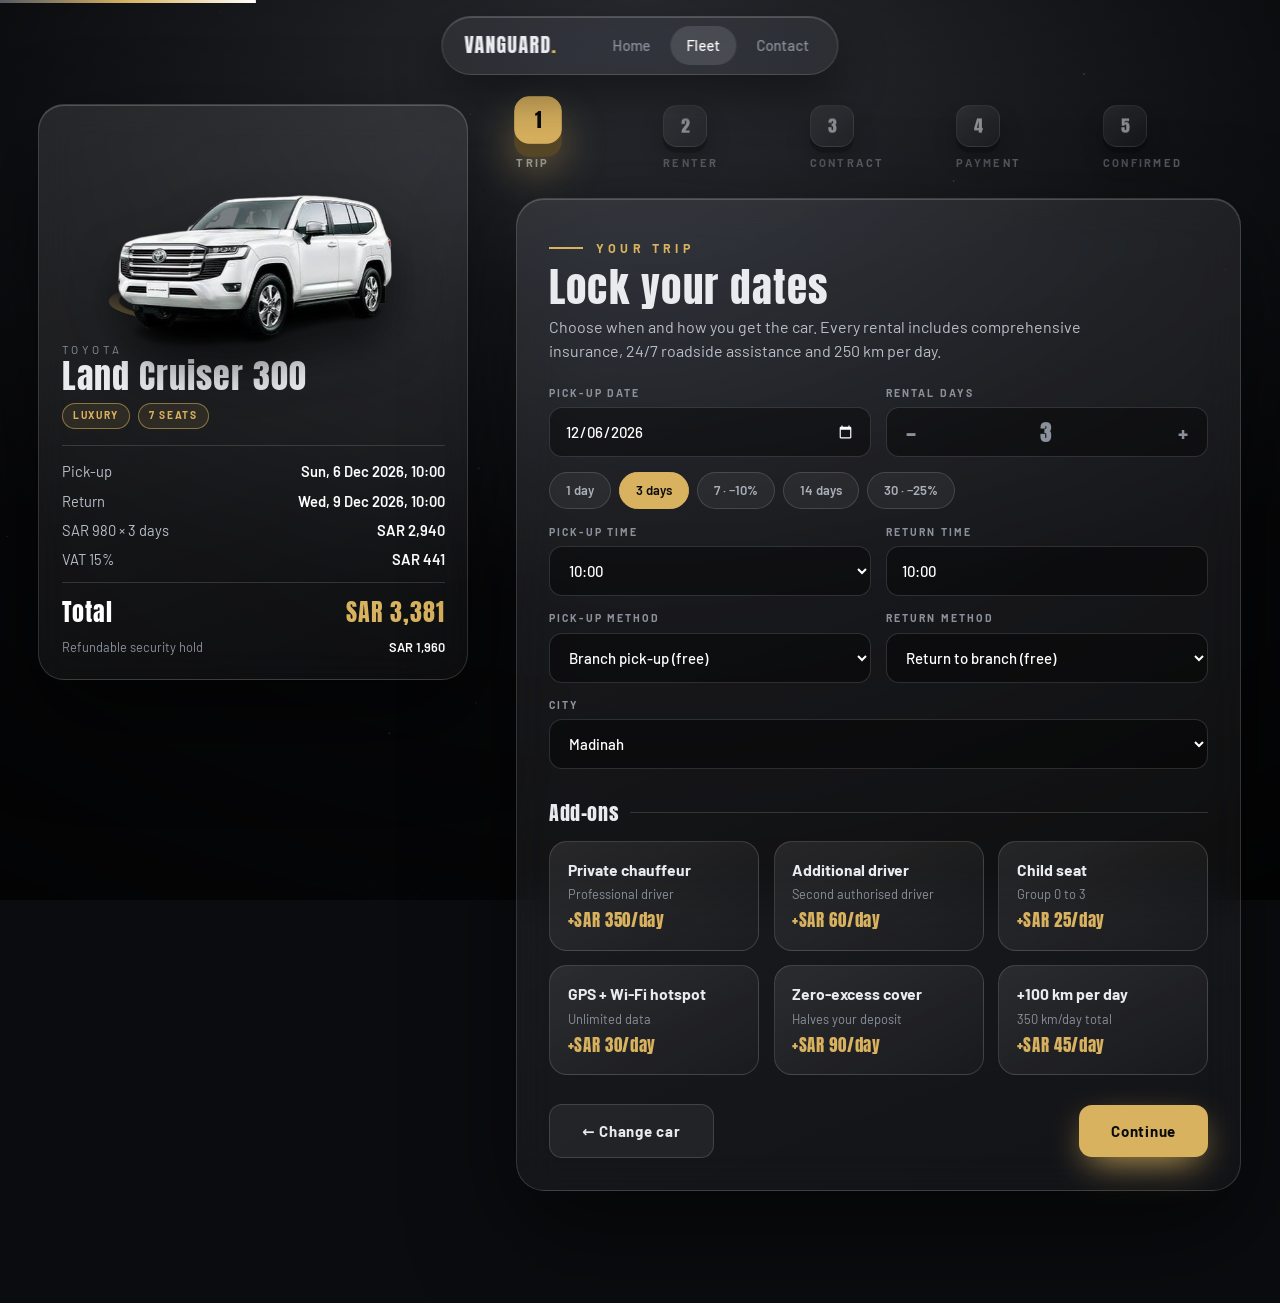
<file: booking.html>
<!DOCTYPE html>
<html lang="en">
<head>
<meta charset="utf-8">
<meta name="viewport" content="width=device-width, initial-scale=1, viewport-fit=cover">
<meta name="theme-color" content="#0b0c0f">
<title>Reserve | Vanguard</title>
<link rel="preconnect" href="https://fonts.googleapis.com"><link rel="preconnect" href="https://fonts.gstatic.com" crossorigin>
<link href="https://fonts.googleapis.com/css2?family=Anton&family=Barlow:wght@400;500;600;700&display=swap" rel="stylesheet">
    <link rel="icon" type="image/x-icon" href="Gemini_Generated_Image_3rlvw03rlvw03rlv-removebg-preview.png">
<style>
:root{--ink:#0b0c0f;--steel:#8b919b;--smoke:#e9ebef;--edge:rgba(255,255,255,.14);--glass:rgba(255,255,255,.06);--ac:#f59e0b;--out:cubic-bezier(.16,1,.3,1);--io:cubic-bezier(.77,0,.18,1);--px:0;--py:0;--disp:'Anton',Impact,sans-serif}
*{box-sizing:border-box;margin:0;padding:0}
html{scroll-behavior:smooth}
body{background:var(--ink);color:var(--smoke);font:400 16px/1.5 Barlow,system-ui,sans-serif;min-height:100vh;overflow-x:clip}
button{font:inherit;color:inherit;background:none;border:0;cursor:pointer}a{color:inherit}
:focus-visible{outline:2px solid var(--ac);outline-offset:3px}
h1,h2,h3{font-family:var(--disp);font-weight:400;letter-spacing:.03em}

/* ---------- 3D environment (no cursor light: transforms only) ---------- */
.bg{position:fixed;inset:0;z-index:0;overflow:hidden;background:radial-gradient(120% 80% at 50% 0%,#3d4149 0%,#1b1d22 42%,#0b0c0f 82%)}
.grid3d{position:absolute;left:-60%;right:-60%;bottom:-8%;height:62%;transform:perspective(500px) rotateX(64deg);transform-origin:50% 100%;
  background:repeating-linear-gradient(90deg,rgba(255,255,255,.07) 0 1px,transparent 1px 90px),repeating-linear-gradient(0deg,rgba(255,255,255,.08) 0 1px,transparent 1px 90px);
  animation:gm 5s linear infinite;-webkit-mask:linear-gradient(transparent,#000 75%);mask:linear-gradient(transparent,#000 75%)}
@keyframes gm{to{background-position:0 0,0 90px}}
.sweep{position:absolute;top:0;bottom:0;width:30%;left:-40%;background:linear-gradient(100deg,transparent,rgba(255,255,255,.05),transparent);animation:sw 10s ease-in-out infinite}
@keyframes sw{60%,100%{left:120%}}
#fx{position:absolute;inset:0;width:100%;height:100%}
.vig{position:absolute;inset:0;background:radial-gradient(85% 75% at 50% 40%,transparent,rgba(0,0,0,.7))}
.phantom .bg{background:radial-gradient(110% 80% at 50% 0%,#2b2417 0%,#14110c 45%,#050504 85%)}
.phantom .grid3d{opacity:.45}

.top{position:fixed;z-index:70;top:max(16px,env(safe-area-inset-top));left:50%;translate:-50% 0;display:flex;align-items:center;gap:clamp(16px,3vw,44px);padding:9px 12px 9px 22px;border-radius:999px;background:var(--glass);border:1px solid var(--edge);backdrop-filter:blur(18px) saturate(140%);-webkit-backdrop-filter:blur(18px) saturate(140%);box-shadow:inset 0 1px 0 rgba(255,255,255,.18),0 20px 50px rgba(0,0,0,.45)}
.logo{font-family:var(--disp);font-size:20px;letter-spacing:.06em;text-decoration:none}.logo i{font-style:normal;color:var(--ac)}
.top nav{display:flex;gap:4px}.top nav a{padding:8px 16px;border-radius:999px;text-decoration:none;font-size:15px;font-weight:500;color:var(--steel);transition:.3s}.top nav a:hover{color:#fff}.top nav a.cur{background:rgba(255,255,255,.12);color:#fff}
.progress{position:fixed;top:0;left:0;width:100%;height:3px;z-index:120;background:linear-gradient(90deg,#555a64,var(--ac),#fff);transform:scaleX(0);transform-origin:left;transition:transform .8s var(--io)}

/* ---------- layout ---------- */
main{position:relative;z-index:2;max-width:1360px;margin:0 auto;padding:6.5rem clamp(1rem,3vw,3rem) 7rem;display:grid;grid-template-columns:minmax(320px,430px) 1fr;gap:3rem;align-items:start}
.eyebrow{display:inline-flex;align-items:center;gap:.8rem;font-size:.78rem;font-weight:700;letter-spacing:.34em;color:var(--ac)}.eyebrow::before{content:"";width:34px;height:2px;background:currentColor}

/* left: 3D vehicle stage */
.stage3d{position:sticky;top:5.8rem;perspective:1500px}
.sbox{position:relative;padding:1.2rem 1.4rem 1.4rem;border-radius:26px;background:linear-gradient(160deg,rgba(255,255,255,.1),rgba(255,255,255,.03));border:1px solid var(--edge);backdrop-filter:blur(18px);-webkit-backdrop-filter:blur(18px);box-shadow:inset 0 1px 0 rgba(255,255,255,.2),0 40px 90px rgba(0,0,0,.55);transform-style:preserve-3d;
  transform:rotateY(calc(var(--px) * 5deg)) rotateX(calc(var(--py) * -4deg));transition:transform .3s ease-out}
.vehicle{position:relative;height:210px;display:grid;place-items:center;transform-style:preserve-3d}
.disc{position:absolute;left:8%;right:8%;bottom:6%;aspect-ratio:1;max-height:100%;transform:perspective(500px) rotateX(74deg);transform-origin:50% 100%;pointer-events:none}
.disc i{position:absolute;inset:0;border-radius:50%;background:conic-gradient(from 0deg,transparent,var(--ac),transparent 35%,var(--ac) 55%,transparent 85%);opacity:.55;animation:spin 7s linear infinite;-webkit-mask:radial-gradient(circle,transparent 62%,#000 63%,#000 70%,transparent 71%);mask:radial-gradient(circle,transparent 62%,#000 63%,#000 70%,transparent 71%)}
.disc::after{content:"";position:absolute;inset:14%;border-radius:50%;background:radial-gradient(circle,color-mix(in srgb,var(--ac) 35%,transparent),transparent 70%)}
@keyframes spin{to{transform:rotate(360deg)}}
.cwrap{position:relative;z-index:2;width:96%;animation:drive 1.6s var(--out) both}
.cwrap.off{animation:driveoff 1.1s var(--io) forwards}
@keyframes drive{from{transform:translateX(-130%) skewX(-16deg);opacity:0}to{transform:none;opacity:1}}
@keyframes driveoff{to{transform:translateX(140%) skewX(16deg);opacity:0}}
.sway{animation:sway 7s ease-in-out infinite}@keyframes sway{50%{translate:0 -6px;rotate:y 6deg}}
#cimg{width:100%;display:block;transform:translateZ(70px) rotateY(calc(var(--px) * 14deg));transition:transform .3s ease-out;filter:drop-shadow(0 26px 22px rgba(0,0,0,.55))}
.sname small{display:block;font-size:.72rem;letter-spacing:.3em;color:var(--steel);margin-top:.4rem}.sname h2{font-size:2.1rem;line-height:1.05}
.tags{display:flex;gap:.45rem;flex-wrap:wrap;margin:.6rem 0 1rem}
.tg{font-size:.64rem;font-weight:700;letter-spacing:.16em;padding:.28rem .65rem;border-radius:99px;color:var(--ac);border:1px solid color-mix(in srgb,var(--ac) 55%,transparent);background:color-mix(in srgb,var(--ac) 10%,transparent)}
.lines{display:grid;gap:.45rem;font-size:.92rem;color:#b9bec8;padding-top:.9rem;border-top:1px solid var(--edge)}
.lines div{display:flex;justify-content:space-between;gap:1rem}.lines b{color:#fff;font-weight:600;text-align:right}
.lines .tot{margin-top:.3rem;padding-top:.7rem;border-top:1px solid var(--edge);font-family:var(--disp);font-size:1.5rem;letter-spacing:.04em;color:#fff}.lines .tot b{color:var(--ac);font-weight:400}
.lines .due{color:var(--ac)}
.lines .hold{font-size:.8rem;color:var(--steel)}

/* stepper */
.steps{display:flex;gap:.5rem;margin-bottom:1.6rem;perspective:800px}
.sn{flex:1;display:grid;gap:.45rem;justify-items:start;text-align:left;opacity:.55;transition:opacity .4s}
.sn b{width:44px;height:44px;border-radius:14px;display:grid;place-items:center;font-family:var(--disp);font-weight:400;font-size:1.15rem;background:linear-gradient(145deg,rgba(255,255,255,.14),rgba(255,255,255,.03));border:1px solid var(--edge);box-shadow:0 6px 0 rgba(0,0,0,.45),0 14px 24px rgba(0,0,0,.4);transform:rotateX(18deg) translateZ(0);transition:.5s var(--out)}
.sn span{font-size:.7rem;font-weight:700;letter-spacing:.2em;color:var(--steel)}
.sn.on{opacity:1}.sn.on b{background:var(--ac);color:#0b0c0e;border-color:var(--ac);transform:rotateX(0) translateY(-6px) scale(1.08);box-shadow:0 12px 0 color-mix(in srgb,var(--ac) 40%,#000),0 22px 40px color-mix(in srgb,var(--ac) 45%,transparent)}
.sn.done{opacity:.9}.sn.done b{color:var(--ac);border-color:color-mix(in srgb,var(--ac) 60%,transparent)}
.sn.done b{font-size:0}.sn.done b::before{content:"\2713";font-size:1.2rem}
@media(max-width:600px){.sn span{display:none}.sn b{width:38px;height:38px}}

/* panels */
.panel{display:none;position:relative;padding:clamp(1.2rem,2.5vw,2.2rem);border-radius:28px;background:linear-gradient(160deg,rgba(255,255,255,.09),rgba(255,255,255,.03));border:1px solid var(--edge);backdrop-filter:blur(20px) saturate(140%);-webkit-backdrop-filter:blur(20px) saturate(140%);box-shadow:inset 0 1px 0 rgba(255,255,255,.18),0 40px 100px rgba(0,0,0,.55);transform-origin:0 50%}
.panel.on{display:block;animation:flipin .85s var(--out) both}
.panel.out{display:block;animation:flipout .32s ease-in both}
.panel.shake{animation:shake .45s}
@keyframes flipin{from{opacity:0;transform:perspective(1400px) rotateY(-32deg) translateX(40px)}to{opacity:1;transform:none}}
@keyframes flipout{to{opacity:0;transform:perspective(1400px) rotateY(24deg) translateX(-40px)}}
@keyframes shake{20%,60%{transform:translateX(-8px)}40%,80%{transform:translateX(8px)}}
.panel h2{font-size:clamp(1.8rem,3.2vw,2.6rem);line-height:1.05;margin:.5rem 0 .4rem}
.lead{color:#b9bec8;max-width:60ch;margin-bottom:1.4rem}
.sec{margin-top:1.8rem}.sec>h3{font-size:1.25rem;margin-bottom:.8rem;display:flex;align-items:center;gap:.7rem}.sec>h3::after{content:"";flex:1;height:1px;background:var(--edge)}
.f{display:grid;grid-template-columns:repeat(2,1fr);gap:.9rem}.f .full{grid-column:1/-1}.f .third{grid-column:span 1}
@media(max-width:700px){.f{grid-template-columns:1fr}}
label{display:grid;gap:.4rem;font-size:.66rem;font-weight:700;letter-spacing:.2em;color:var(--steel)}
label em{font-style:normal;font-weight:500;letter-spacing:.02em;color:#6f7580;text-transform:none}
input:not([type=checkbox]):not([type=radio]):not([type=file]),select{height:50px;padding:0 .95rem;border-radius:13px;background:rgba(0,0,0,.4);border:1px solid var(--edge);color:#fff;font:500 15px Barlow,sans-serif;width:100%;color-scheme:dark;transition:border-color .25s,box-shadow .25s}
select option{background:#1b1d22}
input:focus,select:focus{outline:0;border-color:var(--ac);box-shadow:0 0 0 3px color-mix(in srgb,var(--ac) 20%,transparent)}
.bad{border-color:#ff5a5a!important;box-shadow:0 0 0 3px rgba(255,90,90,.16)!important}
input[type=file]{font-size:.85rem;color:var(--steel)}
input[type=file]::file-selector-button{margin-right:.8rem;padding:.55rem 1rem;border-radius:10px;border:1px solid var(--edge);background:rgba(255,255,255,.08);color:#fff;font:600 13px Barlow,sans-serif;cursor:pointer}
.note{font-size:.85rem;color:var(--steel);margin-top:.5rem}.note b{color:#fff}
.err{display:none;margin-top:1.2rem;padding:.9rem 1.1rem;border-radius:14px;background:rgba(255,90,90,.1);border:1px solid rgba(255,90,90,.45);color:#ffb3b3;font-size:.92rem}.err.show{display:block}.err li{margin-left:1.1rem}
.nav{display:flex;gap:.8rem;justify-content:space-between;align-items:center;margin-top:1.8rem;flex-wrap:wrap}
.btn{padding:15px 32px;border-radius:13px;font-weight:700;font-size:15px;letter-spacing:.05em;text-decoration:none;display:inline-flex;align-items:center;gap:.6rem;transition:.35s var(--out);position:relative;overflow:hidden}
.btn.fill{background:var(--ac);color:#0b0c0e;box-shadow:0 12px 36px -10px var(--ac)}.btn.fill:hover{transform:translateY(-3px) translateZ(0);box-shadow:0 22px 46px -10px var(--ac)}
.btn.ghost{background:var(--glass);border:1px solid var(--edge)}.btn.ghost:hover{background:rgba(255,255,255,.14)}
.btn[disabled]{opacity:.45;pointer-events:none}

.chips{display:flex;gap:.5rem;flex-wrap:wrap}.chips button{padding:.5rem 1rem;border-radius:99px;font-size:13px;font-weight:600;color:#aab0ba;background:rgba(255,255,255,.05);border:1px solid var(--edge);transition:.3s}
.chips button:hover{color:#fff}.chips button.on{background:var(--ac);border-color:var(--ac);color:#0b0c0e}
.stp{display:flex;align-items:center;height:50px;border-radius:13px;background:rgba(0,0,0,.4);border:1px solid var(--edge)}.stp button{width:48px;height:100%;font-size:1.3rem;transition:.2s}.stp button:hover{color:var(--ac)}.stp output{flex:1;text-align:center;font-family:var(--disp);font-size:1.4rem}

/* 3D option cards */
.cards{display:grid;grid-template-columns:repeat(auto-fill,minmax(190px,1fr));gap:.9rem;perspective:1100px}
.opt{position:relative;display:grid;gap:.25rem;text-align:left;padding:1rem 1.1rem;border-radius:18px;background:linear-gradient(150deg,rgba(255,255,255,.09),rgba(255,255,255,.02));border:1px solid var(--edge);transform-style:preserve-3d;transition:transform .5s var(--out),border-color .3s,box-shadow .5s,background .3s}
.opt:hover{transform:translateY(-5px) rotateX(6deg) rotateY(-5deg) translateZ(18px);box-shadow:0 22px 40px rgba(0,0,0,.5)}
.opt b{font-size:.98rem}.opt span{font-size:.8rem;color:var(--steel)}.opt .pr{font-family:var(--disp);letter-spacing:.04em;color:var(--ac);font-size:1.05rem}
.opt.on{border-color:var(--ac);background:linear-gradient(150deg,color-mix(in srgb,var(--ac) 20%,transparent),rgba(255,255,255,.03));box-shadow:0 0 0 1px var(--ac),0 20px 44px -14px var(--ac)}
.opt.on::after{content:"\2713";position:absolute;top:.7rem;right:.8rem;width:22px;height:22px;display:grid;place-items:center;border-radius:50%;background:var(--ac);color:#0b0c0e;font-size:13px;font-weight:800;animation:pop .5s var(--out)}
.opt[disabled]{opacity:.38;pointer-events:none;filter:grayscale(1)}
@keyframes pop{from{scale:0}}
.idcards .opt b{font-size:.92rem}.ico{font-size:1.4rem;line-height:1}

/* payment tiles (3D flip) */
.pg{margin-top:1.2rem}.pg>small{display:block;font-size:.68rem;font-weight:700;letter-spacing:.26em;color:var(--steel);margin-bottom:.6rem}
.tiles{display:grid;grid-template-columns:repeat(auto-fill,minmax(140px,1fr));gap:.8rem;perspective:900px}
.tile{position:relative;height:96px;transform-style:preserve-3d;transition:transform .8s var(--out)}
.tile:hover{transform:translateY(-4px) rotateX(8deg)}
.tile.on{transform:rotateY(180deg)}
.tile>*{position:absolute;inset:0;display:grid;place-items:center;align-content:center;gap:.25rem;border-radius:16px;backface-visibility:hidden;-webkit-backface-visibility:hidden;border:1px solid var(--edge)}
.tile .fr{background:linear-gradient(150deg,rgba(255,255,255,.95),rgba(220,224,230,.85));color:#1b1d22}
.tile .fr img{max-width:78%;max-height:44px;object-fit:contain}.tile .fr span{font-size:.7rem;font-weight:700;letter-spacing:.08em}
.tile .bk{transform:rotateY(180deg);background:linear-gradient(150deg,color-mix(in srgb,var(--ac) 80%,#000),#14161a);border-color:var(--ac);color:#fff;font-weight:700;font-size:.8rem;letter-spacing:.1em;text-align:center}
.tile .bk::before{content:"\2713";font-size:1.3rem}
.tile[disabled]{opacity:.35;filter:grayscale(1);pointer-events:none}
.pdet{margin-top:1.4rem;padding:1.2rem;border-radius:20px;background:rgba(0,0,0,.28);border:1px solid var(--edge);animation:flipin .7s var(--out) both}
.cardprev{position:relative;max-width:360px;aspect-ratio:1.586;padding:1.1rem 1.3rem;border-radius:18px;margin-bottom:1.1rem;background:linear-gradient(135deg,#3b3f48,#14161a 60%,#2a2d35);border:1px solid var(--edge);box-shadow:0 26px 50px rgba(0,0,0,.55);display:grid;align-content:space-between;transform:perspective(900px) rotateY(calc(var(--px) * 12deg)) rotateX(calc(var(--py) * -8deg));transition:transform .3s ease-out;overflow:hidden}
.cardprev::after{content:"";position:absolute;inset:0;background:linear-gradient(115deg,transparent calc(30% + var(--px) * 30%),rgba(255,255,255,.14),transparent calc(60% + var(--px) * 30%))}
.cardprev .chip{width:42px;height:30px;border-radius:7px;background:linear-gradient(135deg,#d9b25f,#8a6a2c)}
.cardprev .num{font-family:var(--disp);font-size:1.35rem;letter-spacing:.14em}.cardprev .meta{display:flex;justify-content:space-between;font-size:.8rem;letter-spacing:.12em;color:#c3c7cf}
.copy{display:flex;justify-content:space-between;gap:.8rem;align-items:center;padding:.7rem .9rem;border-radius:12px;background:rgba(255,255,255,.05);margin-top:.5rem;font-size:.92rem}.copy code{font-family:ui-monospace,monospace;letter-spacing:.06em;word-break:break-all}.copy button{font-size:.75rem;font-weight:700;letter-spacing:.14em;color:var(--ac)}
.sched{display:grid;gap:.5rem;margin-top:.7rem}.sched div{display:flex;justify-content:space-between;padding:.6rem .9rem;border-radius:12px;background:rgba(255,255,255,.05)}.sched b{color:var(--ac)}
.chk{display:flex;gap:.8rem;align-items:flex-start;padding:.8rem 1rem;border-radius:14px;background:rgba(255,255,255,.04);border:1px solid var(--edge);margin-top:.6rem;font-size:.92rem;color:#c3c7cf;letter-spacing:0;font-weight:400;cursor:pointer;transition:.3s}
.chk:hover{background:rgba(255,255,255,.08)}.chk input{width:20px;height:20px;margin-top:.15rem;accent-color:var(--ac);flex:none}

/* contract paper */
.paper{max-height:56vh;overflow:auto;padding:1.6rem 1.8rem;border-radius:18px;background:rgba(0,0,0,.32);border:1px solid var(--edge);scrollbar-width:thin;font-size:.92rem;color:#c3c7cf;line-height:1.65}
.paper h4{font-family:var(--disp);font-weight:400;letter-spacing:.05em;font-size:1.1rem;color:#fff;margin:1.2rem 0 .4rem}.paper h4:first-child{margin-top:0}
.paper ol,.paper ul{padding-left:1.2rem;display:grid;gap:.3rem}.paper table{width:100%;border-collapse:collapse;margin:.4rem 0}.paper td{padding:.4rem 0;border-bottom:1px solid var(--edge)}.paper td:last-child{text-align:right;color:#fff;font-weight:600}
.paper .ph{border:1px solid color-mix(in srgb,var(--ac) 60%,transparent);border-radius:14px;padding:1rem 1.2rem;margin-top:1rem;background:color-mix(in srgb,var(--ac) 8%,transparent)}
.sigwrap{position:relative;margin-top:.6rem}.sigwrap canvas{width:100%;height:150px;border-radius:14px;background:rgba(0,0,0,.4);border:1px dashed var(--edge);touch-action:none;cursor:crosshair}
.sigwrap button{position:absolute;top:.6rem;right:.8rem;font-size:.72rem;font-weight:700;letter-spacing:.14em;color:var(--steel)}.sigwrap button:hover{color:#fff}

/* prestige protocol */
.protocol{display:none;margin-bottom:1.4rem;padding:1.2rem 1.3rem;border-radius:20px;position:relative;overflow:hidden;background:linear-gradient(150deg,rgba(217,178,95,.14),rgba(255,255,255,.02));border:1px solid rgba(217,178,95,.5)}
.phantom .protocol{display:block}
.protocol::before{content:"";position:absolute;top:0;left:-60%;width:50%;height:100%;background:linear-gradient(100deg,transparent,rgba(255,225,150,.18),transparent);animation:sw2 4.5s ease-in-out infinite}
@keyframes sw2{60%,100%{left:130%}}
.protocol h3{font-size:1.3rem;color:var(--ac)}.protocol ol{margin:.7rem 0 0 1.2rem;display:grid;gap:.3rem;color:#d7d2c4;font-size:.92rem}
.only-ph{display:none}.phantom .only-ph{display:block}

/* confirmation */
.okwrap{text-align:center;position:relative}
.ring{width:110px;height:110px;margin:0 auto 1rem;position:relative}.ring svg{width:100%;height:100%;fill:none;stroke:var(--ac);stroke-width:3.5;stroke-linecap:round;stroke-linejoin:round}
.ring circle{stroke-dasharray:260;stroke-dashoffset:260;animation:dash 1.1s var(--io) forwards}.ring path{stroke-dasharray:60;stroke-dashoffset:60;animation:dash .6s .8s var(--io) forwards}
@keyframes dash{to{stroke-dashoffset:0}}
.burst{position:absolute;left:50%;top:55px;pointer-events:none}.burst i{position:absolute;width:6px;height:18px;border-radius:3px;background:var(--ac);animation:bu 1.3s var(--out) forwards;opacity:0;transform:rotate(var(--a)) translateY(0)}
@keyframes bu{10%{opacity:1}to{opacity:0;transform:rotate(var(--a)) translateY(-150px)}}
.ticketwrap{perspective:1400px;margin:1.6rem auto;max-width:560px}
.ticket{position:relative;padding:1.6rem 1.8rem;border-radius:24px;text-align:left;background:linear-gradient(135deg,#2d3037,#14161a 55%,#23262c);border:1px solid var(--edge);box-shadow:0 40px 80px rgba(0,0,0,.6);transform:rotateY(calc(var(--px) * 9deg)) rotateX(calc(var(--py) * -7deg));transition:transform .3s ease-out;animation:tkin 1.2s .3s var(--out) both;overflow:hidden}
@keyframes tkin{from{opacity:0;transform:perspective(1400px) rotateX(-70deg) translateY(60px)}}
.ticket::after{content:"";position:absolute;inset:0;pointer-events:none;background:linear-gradient(115deg,transparent calc(25% + var(--px) * 35%),rgba(255,255,255,.12),transparent calc(55% + var(--px) * 35%))}
.tk-h{display:flex;justify-content:space-between;align-items:flex-start;gap:1rem}.tk-h h3{font-size:1.9rem;line-height:1}.tk-ref{font-family:var(--disp);letter-spacing:.14em;color:var(--ac);font-size:1.3rem}
.tk-g{display:grid;grid-template-columns:1fr 1fr;gap:.9rem 1.2rem;margin-top:1.2rem;padding-bottom:1.2rem}.tk-g small{display:block;font-size:.62rem;letter-spacing:.22em;color:var(--steel)}.tk-g b{font-weight:600}
.tk-b{margin-top:.4rem;padding-top:1.3rem;border-top:2px dashed var(--edge);display:flex;justify-content:space-between;align-items:center;gap:1rem}
.bars{height:44px;flex:1;background:repeating-linear-gradient(90deg,#fff 0 2px,transparent 2px 5px,#fff 5px 6px,transparent 6px 10px,#fff 10px 13px,transparent 13px 15px);opacity:.85;-webkit-mask:linear-gradient(90deg,#000 80%,transparent);mask:linear-gradient(90deg,#000 80%,transparent)}
.status{padding:.5rem .9rem;border-radius:99px;font-size:.7rem;font-weight:800;letter-spacing:.14em;background:var(--ac);color:#0b0c0e}
.tl{display:grid;gap:.9rem;margin:1.6rem auto;max-width:560px;text-align:left}.tl div{display:grid;grid-template-columns:36px 1fr;gap:.9rem;opacity:0;animation:tlin .8s var(--out) forwards;animation-delay:calc(var(--i) * .25s + 1.4s)}
@keyframes tlin{from{opacity:0;transform:translateX(30px)}to{opacity:1;transform:none}}
.tl b{width:36px;height:36px;border-radius:50%;display:grid;place-items:center;background:color-mix(in srgb,var(--ac) 20%,transparent);color:var(--ac);font-family:var(--disp);font-weight:400}.tl span{color:#c3c7cf;font-size:.92rem}.tl strong{display:block;color:#fff}

/* processing overlay */
.proc{position:fixed;inset:0;z-index:150;display:grid;place-items:center;text-align:center;background:rgba(6,7,9,.85);backdrop-filter:blur(14px);visibility:hidden;opacity:0;transition:opacity .4s,visibility 0s .4s}
.proc.on{visibility:visible;opacity:1;transition:opacity .4s}
.rings{width:130px;height:130px;margin:0 auto 1.4rem;position:relative;perspective:500px;transform-style:preserve-3d}
.rings i{position:absolute;inset:0;border-radius:50%;border:3px solid transparent;border-top-color:var(--ac);animation:rg 1.1s linear infinite}
.rings i:nth-child(2){inset:14px;animation-duration:1.5s;animation-direction:reverse;border-top-color:#fff}.rings i:nth-child(3){inset:28px;animation-duration:.8s}
@keyframes rg{from{transform:rotateX(60deg) rotateZ(0)}to{transform:rotateX(60deg) rotateZ(360deg)}}
.proc p{font-family:var(--disp);letter-spacing:.14em;font-size:1.3rem}
.only-print{display:none}

/* wipe (shared page transition) */
.wipe{position:fixed;inset:0;z-index:400;pointer-events:none;transform:translateX(-101%);background:linear-gradient(90deg,#0d0e11 85%,#3a3e46)}
.wipe::after{content:"";position:absolute;inset:0;opacity:.5;background:repeating-linear-gradient(0deg,transparent 0 22px,rgba(255,255,255,.35) 22px 23px,transparent 23px 61px,rgba(255,255,255,.2) 61px 62px,transparent 62px 97px)}
.wipe.cover{transform:none;transition:transform .55s var(--io)}.wipe.hold{transform:none;transition:none}.wipe.out{transform:translateX(101%);transition:transform .7s var(--io)}

@media(max-width:980px){main{grid-template-columns:1fr;gap:1.6rem}.stage3d{position:relative;top:0}.vehicle{height:170px}.sbox{transform:none}}
@media print{body>*:not(.only-print){display:none!important}html,body{background:#fff!important;overflow:visible!important}.only-print{display:block!important;color:#000;font:14px/1.6 Barlow,Arial,sans-serif;padding:0}.only-print *{color:#000!important;background:none!important}.only-print td{border-bottom:1px solid #999!important}.only-print h1,.only-print h4{font-family:Arial,sans-serif;margin:.8rem 0 .3rem}.only-print img{max-width:260px;border:1px solid #999}}
@media(prefers-reduced-motion:reduce){*,*::before,*::after{animation-duration:.01ms!important;animation-iteration-count:1!important;transition-duration:.01ms!important}}
</style>
</head>
<body>
<div class="progress" id="prog"></div>
<div class="bg"><div class="grid3d"></div><div class="sweep"></div><canvas id="fx"></canvas><div class="vig"></div></div>

<header class="top"><a class="logo" href="car.html">VANGUARD<i>.</i></a>
  <nav aria-label="Main"><a href="car.html">Home</a><a href="carts.html#arsenal" class="cur">Fleet</a><a href="car.html#main-footer">Contact</a></nav></header>

<main id="stageRoot">
  <aside class="stage3d" aria-label="Your booking">
    <div class="sbox" id="sbox">
      <div class="vehicle"><div class="disc"><i></i></div><div class="cwrap" id="cwrap"><div class="sway"><img id="cimg" alt="" draggable="false"></div></div></div>
      <div class="sname"><small id="sBrand"></small><h2 id="sModel"></h2></div>
      <div class="tags" id="sTags"></div>
      <div class="lines" id="sLines"></div>
    </div>
  </aside>

  <section>
    <div class="steps" id="steps">
      <div class="sn on"><b>1</b><span>TRIP</span></div><div class="sn"><b>2</b><span>RENTER</span></div><div class="sn"><b>3</b><span>CONTRACT</span></div><div class="sn"><b>4</b><span>PAYMENT</span></div><div class="sn"><b>5</b><span>CONFIRMED</span></div>
    </div>

    <!-- 1 TRIP -->
    <div class="panel on" id="p0">
      <span class="eyebrow" id="eb0">YOUR TRIP</span>
      <h2>Lock your dates</h2>
      <p class="lead">Choose when and how you get the car. Every rental includes comprehensive insurance, 24/7 roadside assistance and 250 km per day.</p>
      <div class="protocol" id="protocol"><h3>PRESTIGE RESERVATION PROTOCOL</h3><p style="color:#d7d2c4;font-size:.92rem;margin-top:.3rem">The Rolls-Royce Phantom is reserved for First Class and Business Class travellers and verified executives. It is allocated after vetting, never on the spot.</p>
        <ol><li>Reserve at least <b>7 days</b> before pick-up; minimum <b>3 days</b>, maximum 30.</li><li>First Class / Business Class proof, or a verified corporate / executive profile.</li><li>Renter aged <b>30+</b>; identity verified by a concierge call within 24 hours.</li><li><b>SAR 25,000</b> refundable security hold on a Visa or Mastercard.</li><li><b>50% advance</b> now; the balance is due 48 hours before delivery.</li><li>Chauffeur-driven by default. Self-drive only by written approval.</li></ol></div>
      <div class="f">
        <label>PICK-UP DATE<input type="date" id="date"></label>
        <label>RENTAL DAYS<div class="stp"><button type="button" id="dm" aria-label="Fewer days">&minus;</button><output id="dn">3</output><button type="button" id="dp" aria-label="More days">+</button></div></label>
        <div class="full chips" id="dChips"></div>
        <label>PICK-UP TIME<select id="ptime"></select></label>
        <label>RETURN TIME<input id="rtime" readonly></label>
        <label>PICK-UP METHOD<select id="pick"><option value="branch">Branch pick-up (free)</option><option value="airport">Airport terminal meet &amp; greet (+SAR 100)</option><option value="hotel">Hotel / home delivery (+SAR 150)</option></select></label>
        <label>RETURN METHOD<select id="drop"><option value="branch">Return to branch (free)</option><option value="airport">Airport terminal collection (+SAR 100)</option><option value="hotel">Hotel / home collection (+SAR 150)</option></select></label>
        <label class="full">CITY<select id="city"><option>Madinah</option><option>Jeddah</option><option>Riyadh</option><option>Makkah</option><option>Dammam</option></select></label>
      </div>
      <div class="sec"><h3>Add-ons</h3><div class="cards" id="addons"></div></div>
      <div class="err" id="e0" role="alert" aria-live="polite"></div>
      <div class="nav"><a class="btn ghost" href="carts.html#arsenal">&larr; Change car</a><button class="btn fill" data-next>Continue</button></div>
    </div>

    <!-- 2 RENTER -->
    <div class="panel" id="p1">
      <span class="eyebrow">YOUR DETAILS</span>
      <h2>Who is driving?</h2>
      <p class="lead">Details must match your identity document exactly. Documents are checked before the keys are released.</p>
      <div class="f">
        <label>FIRST NAME<input id="fn" autocomplete="given-name"></label><label>LAST NAME<input id="ln" autocomplete="family-name"></label>
        <label>EMAIL<input id="em" type="email" autocomplete="email"></label><label>MOBILE (WHATSAPP)<input id="ph" type="tel" autocomplete="tel" placeholder="+966 5X XXX XXXX"></label>
        <label>NATIONALITY<select id="nat"></select></label><label>DATE OF BIRTH<input id="dob" type="date"></label>
        <label class="full">COMPANY <em>(optional; required for corporate and executive status)</em><input id="co"></label>
      </div>
      <div class="sec"><h3>Identity document</h3>
        <div class="cards idcards" id="idCards"></div>
        <p class="note" id="idNote"></p>
        <div class="f" style="margin-top:.9rem"><label id="lIdNo">ID NUMBER<input id="idNo" autocomplete="off"></label><label id="lIdExp">EXPIRY DATE<input id="idExp" type="date"></label>
          <label id="lPass" style="display:none">PASSPORT NUMBER<input id="passNo"></label><label id="lEntry" style="display:none">ENTRY DATE TO KSA<input id="entry" type="date"></label>
          <label class="full">UPLOAD DOCUMENT <em>(front and back, JPG / PNG / PDF)</em><input type="file" id="fileId" accept="image/*,.pdf" multiple></label></div></div>
      <div class="sec" id="licSec"><h3>Driving licence</h3>
        <div class="f"><label>LICENCE TYPE<select id="licType"><option value="saudi">Saudi driving licence</option><option value="gcc">GCC driving licence</option><option value="intl">International Driving Permit + home licence</option><option value="foreign">Foreign licence + certified Arabic translation</option></select></label>
          <label>LICENCE NUMBER<input id="licNo"></label><label>EXPIRY DATE<input id="licExp" type="date"></label>
          <label>YEARS HELD<select id="licYrs"><option value="0">Less than 1 year</option><option value="1" selected>1 to 2 years</option><option value="3">3 to 4 years</option><option value="5">5 years or more</option></select></label>
          <label class="full">UPLOAD LICENCE <em>(front and back)</em><input type="file" id="fileLic" accept="image/*,.pdf" multiple></label></div></div>
      <div class="sec only-ph" id="vet"><h3>Class &amp; executive verification</h3>
        <div class="f"><label>TRAVEL / STATUS CLASS<select id="cls"><option value="">Select</option><option>First Class</option><option>Business Class</option><option>Corporate executive</option><option>Premium airline / hotel member</option></select></label>
          <label>AIRLINE / COMPANY<input id="airline"></label><label>TICKET / PNR / CR NUMBER<input id="pnr"></label><label>TRAVEL DATE <em>(if flying)</em><input id="trav" type="date"></label>
          <label class="full">UPLOAD PROOF <em>(boarding pass, e-ticket, company letter or membership card)</em><input type="file" id="fileCls" accept="image/*,.pdf"></label></div>
        <label class="chk"><input type="checkbox" id="selfDrive"><span>I request <b>self-drive</b> instead of a chauffeur. This needs 5+ years of driving, executive clearance and a written approval from our concierge.</span></label></div>
      <div class="err" id="e1" role="alert" aria-live="polite"></div>
      <div class="nav"><button class="btn ghost" data-back>&larr; Back</button><button class="btn fill" data-next>Review contract</button></div>
    </div>

    <!-- 3 CONTRACT -->
    <div class="panel" id="p2">
      <span class="eyebrow">AGREEMENT</span>
      <h2>Rental contract &amp; policy</h2>
      <p class="lead">Read the agreement, accept each policy and sign. A copy is available to print or save as PDF after payment.</p>
      <div class="paper" id="paper" tabindex="0"></div>
      <label class="chk"><input type="checkbox" class="acc"><span>I have read and accept the <b>Rental Agreement</b> above, including the vehicle use, fuel, mileage and traffic-fine terms.</span></label>
      <label class="chk"><input type="checkbox" class="acc"><span>I accept the <b>cancellation, deposit and insurance excess</b> policies shown in this contract.</span></label>
      <label class="chk"><input type="checkbox" class="acc"><span>I confirm all documents and details are <b>valid, genuine and mine</b>, and I agree to the processing of my data under the Saudi Personal Data Protection Law.</span></label>
      <label class="chk only-ph"><input type="checkbox" class="acc" id="accPh"><span>I accept the <b>Prestige Reservation Protocol</b> and the Phantom addendum, including vetting, advance payment and the SAR 25,000 hold.</span></label>
      <div class="sec"><h3>Signature</h3><div class="f"><label class="full">TYPE YOUR FULL NAME<input id="sigName" autocomplete="off"></label></div>
        <div class="sigwrap"><canvas id="sig"></canvas><button type="button" id="sigClear">CLEAR</button></div><p class="note">Sign inside the box with your finger or mouse.</p></div>
      <div class="err" id="e2" role="alert" aria-live="polite"></div>
      <div class="nav"><button class="btn ghost" data-back>&larr; Back</button><button class="btn ghost" id="printDraft">Print draft</button><button class="btn fill" data-next>Accept &amp; pay</button></div>
    </div>

    <!-- 4 PAYMENT -->
    <div class="panel" id="p3">
      <span class="eyebrow">PAYMENT</span>
      <h2>Pay your way</h2>
      <p class="lead" id="payLead">Choose a method. Your payment details are never stored on this device.</p>
      <div id="pg"></div>
      <div id="pdet"></div>
      <div class="err" id="e3" role="alert" aria-live="polite"></div>
      <div class="nav"><button class="btn ghost" data-back>&larr; Back</button><button class="btn fill" id="payBtn">Pay &amp; confirm</button></div>
    </div>

    <!-- 5 CONFIRMED -->
    <div class="panel" id="p4">
      <div class="okwrap"><div class="burst" id="burst"></div>
        <div class="ring"><svg viewBox="0 0 80 80"><circle cx="40" cy="40" r="36"/><path d="M24 41l11 11 21-23"/></svg></div>
        <span class="eyebrow" id="okEy">RESERVATION CONFIRMED</span>
        <h2 id="okTitle">Payment submitted successfully</h2>
        <p class="lead" style="margin-inline:auto" id="okLead"></p>
        <div class="ticketwrap"><div class="ticket" id="ticket"></div></div>
        <div class="tl" id="tl"></div>
        <div class="nav" style="justify-content:center"><button class="btn fill" id="printFinal">Download contract (PDF)</button><button class="btn ghost" id="ics">Add to calendar</button><a class="btn ghost" href="carts.html#arsenal">Browse the fleet</a></div>
      </div>
    </div>
  </section>
</main>

<div class="proc" id="proc"><div><div class="rings"><i></i><i></i><i></i></div><p id="procTxt">SECURING CHANNEL</p></div></div>
<div class="only-print" id="printable"></div>
<div class="wipe" id="wipe"></div>

<script>
/* ===== FLEET (same data as carts.html) ===== */
const FLEET=[{"slug":"g-class","brand":"Mercedes-Benz","model":"G 63 AMG","cat":"Luxury","price":2600,"ac":"#d9b25f","img":"mercedes-amg-c-class2025.png","seats":5,"hp":577},{"slug":"bmw-m4","brand":"BMW","model":"M4 Competition","cat":"Sports","price":1450,"ac":"#e4f21c","img":"bmw2023-m4.png","seats":4,"hp":503},{"slug":"bmw-5","brand":"BMW","model":"5 Series","cat":"Sedan","price":950,"ac":"#9aa7ff","img":"bmw5-2024.png","seats":5,"hp":258},{"slug":"amg-c63","brand":"Mercedes-AMG","model":"C 63 S","cat":"Sports","price":1900,"ac":"#ff3b3b","img":"s-class2026.png","seats":5,"hp":671},{"slug":"camry","brand":"Toyota","model":"Camry","cat":"Sedan","price":230,"ac":"#9aa7ff","img":"camry-2025.png","seats":5,"hp":203},{"slug":"cs35-plus","brand":"Changan","model":"CS35 Plus","cat":"SUV","price":170,"ac":"#5cc8ff","img":"changan_cs_350_plus2025.png","seats":5,"hp":120},{"slug":"eado","brand":"Changan","model":"Eado Plus","cat":"Sedan","price":160,"ac":"#9aa7ff","img":"changan_eado-2025.png","seats":5,"hp":156},{"slug":"changan-hunter","brand":"Changan","model":"Hunter","cat":"Pickup","price":520,"ac":"#3d7bff","img":"changan_hunter2026.png","seats":5,"hp":230},{"slug":"tahoe","brand":"Chevrolet","model":"Tahoe","cat":"SUV","price":750,"ac":"#f9364f","img":"chevrolete-taho2025.png","seats":7,"hp":355},{"slug":"corolla","brand":"Toyota","model":"Corolla","cat":"Sedan","price":180,"ac":"#9aa7ff","img":"corolla-2024.png","seats":5,"hp":169},{"slug":"creta","brand":"Hyundai","model":"Creta","cat":"SUV","price":210,"ac":"#5cc8ff","img":"creta-2026.png","seats":5,"hp":115},{"slug":"land-cruiser","brand":"Toyota","model":"Land Cruiser 300","cat":"Luxury","price":980,"ac":"#d9b25f","img":"cruiser-2024.png","seats":7,"hp":409},{"slug":"urban-cruiser","brand":"Toyota","model":"Urban Cruiser","cat":"SUV","price":240,"ac":"#f9364f","img":"cruiser-urban2025.png","seats":5,"hp":103},{"slug":"executive-sedan","brand":"Custom","model":"Executive Sedan","cat":"Luxury","price":1100,"ac":"#d9b25f","img":"custom-Ai.png","seats":4,"hp":340},{"slug":"charger","brand":"Dodge","model":"Charger","cat":"Sports","price":800,"ac":"#ff4d2e","img":"dodge2024.png","seats":5,"hp":370},{"slug":"dodge-challenger","brand":"Dodge","model":"Challenger Hellcat","cat":"Sports","price":1700,"ac":"#ff7a1a","img":"dodge2026.png","seats":5,"hp":717},{"slug":"ranger","brand":"Ford","model":"Ranger","cat":"Pickup","price":450,"ac":"#ff9f1c","img":"ford-2025.png","seats":5,"hp":270},{"slug":"explorer","brand":"Ford","model":"Explorer","cat":"SUV","price":520,"ac":"#5cc8ff","img":"ford-explorer2026.png","seats":7,"hp":300},{"slug":"territory","brand":"Ford","model":"Territory","cat":"SUV","price":260,"ac":"#5cc8ff","img":"ford-teretory2025.png","seats":5,"hp":143},{"slug":"jeep-compass","brand":"Jeep","model":"Compass","cat":"SUV","price":430,"ac":"#8be02a","img":"jeep-compass_2026.png","seats":5,"hp":200},{"slug":"grand-cherokee","brand":"Jeep","model":"Grand Cherokee L","cat":"SUV","price":690,"ac":"#5cc8ff","img":"jeep_grand_cherokee2026.png","seats":7,"hp":293},{"slug":"wrangler","brand":"Jeep","model":"Wrangler Rubicon","cat":"SUV","price":650,"ac":"#f9364f","img":"jeep_wrangler2024.png","seats":4,"hp":285},{"slug":"dashing","brand":"Jetour","model":"Dashing","cat":"SUV","price":250,"ac":"#36b0f9","img":"jtoure_dashing2026-.png","seats":5,"hp":197},{"slug":"x90-plus","brand":"Jetour","model":"X90 Plus","cat":"SUV","price":350,"ac":"#5cc8ff","img":"jtoure_x90_plus2026.png","seats":7,"hp":187},{"slug":"x70-plus","brand":"Jetour","model":"X70 Plus","cat":"SUV","price":260,"ac":"#5cc8ff","img":"images/fleet/x70-plus.webp","seats":7,"hp":156},{"slug":"kia-telluride","brand":"Kia","model":"Telluride","cat":"SUV","price":520,"ac":"#5cc8ff","img":"jtoure_x_70plus2025.png","seats":7,"hp":291},{"slug":"k5","brand":"Kia","model":"K5","cat":"Sedan","price":260,"ac":"#364ff9","img":"kia-k5-2025.png","seats":5,"hp":180},{"slug":"rio","brand":"Kia","model":"Rio","cat":"Sedan","price":150,"ac":"#36b0f9","img":"kia-rio-2026.png","seats":5,"hp":120},{"slug":"seltos","brand":"Kia","model":"Seltos","cat":"SUV","price":230,"ac":"#5cc8ff","img":"kia-seltos_2027.png","seats":5,"hp":146},{"slug":"sportage","brand":"Kia","model":"Sportage","cat":"SUV","price":300,"ac":"#5cc8ff","img":"kia-sportage_2026.png","seats":5,"hp":187},{"slug":"lexus-gx","brand":"Lexus","model":"GX 550","cat":"Luxury","price":1250,"ac":"#d9b25f","img":"lexus_gx_2026.png","seats":7,"hp":349},{"slug":"lexus-lx","brand":"Lexus","model":"LX 600","cat":"Luxury","price":1550,"ac":"#d9b25f","img":"lexus_lx_2026-.png","seats":7,"hp":409},{"slug":"limousine","brand":"Prestige","model":"Stretch Limousine","cat":"Luxury","price":3200,"ac":"#d9b25f","img":"limousine-2024.png","seats":8,"hp":300},{"slug":"rogue","brand":"Nissan","model":"Rogue","cat":"SUV","price":330,"ac":"#5cc8ff","img":"nissan-rogue2026.png","seats":5,"hp":201},{"slug":"nissan-z","brand":"Nissan","model":"Z","cat":"Sports","price":1100,"ac":"#f9364f","img":"nissan-z2026.png","seats":2,"hp":400},{"slug":"phantom","brand":"Rolls-Royce","model":"Phantom","cat":"Luxury","price":6500,"ac":"#d9b25f","img":"rolls-royce_phantom-2026.png","seats":5,"hp":563},{"slug":"s-class","brand":"Mercedes-Benz","model":"S-Class","cat":"Luxury","price":2200,"ac":"#d9b25f","img":"s-class2026.png","seats":5,"hp":496},{"slug":"santa-fe","brand":"Hyundai","model":"Santa Fe","cat":"SUV","price":420,"ac":"#5cc8ff","img":"santa-fe2026.png","seats":7,"hp":277},{"slug":"corvette","brand":"Chevrolet","model":"Corvette Stingray","cat":"Sports","price":2100,"ac":"#ff4d2e","img":"shevrolete-corvette2026.png","seats":2,"hp":495},{"slug":"sonata","brand":"Hyundai","model":"Sonata","cat":"Sedan","price":250,"ac":"#9aa7ff","img":"sonata-2026.png","seats":5,"hp":191},{"slug":"sportage-2024","brand":"Kia","model":"Sportage (2024)","cat":"SUV","price":270,"ac":"#f9364f","img":"sportage2024.png","seats":5,"hp":181},{"slug":"tucson","brand":"Hyundai","model":"Tucson","cat":"SUV","price":290,"ac":"#5cc8ff","img":"tosun-2025.png","seats":5,"hp":187},{"slug":"alphard","brand":"Toyota","model":"Alphard","cat":"Luxury","price":900,"ac":"#d9b25f","img":"van2026.png","seats":7,"hp":275},{"slug":"t-roc","brand":"Volkswagen","model":"T-Roc","cat":"SUV","price":310,"ac":"#f9b036","img":"volkswagen-t-roc2026-.png","seats":5,"hp":190},{"slug":"tiguan","brand":"Volkswagen","model":"Tiguan","cat":"SUV","price":380,"ac":"#5cc8ff","img":"volkswagen_tiguan2025.png","seats":5,"hp":184}];
const by=Object.fromEntries(FLEET.map(f=>[f.slug,f]));
const $=(s,r=document)=>r.querySelector(s),$$=(s,r=document)=>[...r.querySelectorAll(s)];
const reduce=matchMedia('(prefers-reduced-motion: reduce)').matches;
const fmt=n=>Math.round(n).toLocaleString('en-US');
const iso=d=>{const x=new Date(d);return x.getFullYear()+'-'+String(x.getMonth()+1).padStart(2,'0')+'-'+String(x.getDate()).padStart(2,'0')};
const addD=(d,n)=>{const x=new Date(d);x.setDate(x.getDate()+n);return x};
const nice=d=>new Date(d).toLocaleDateString('en-GB',{weekday:'short',day:'numeric',month:'short',year:'numeric'});
const today=new Date();today.setHours(0,0,0,0);
const parse=v=>{const d=new Date(v+'T00:00:00');return isNaN(d)?null:d};

/* ---------- state ---------- */
const Q=new URLSearchParams(location.search);
const car=by[Q.get('car')]||by['land-cruiser'];
const PH=car.slug==='phantom';
const minDate=addD(today,PH?7:0), minDays=PH?3:1, maxDays=PH?30:90;
const S={step:0,days:Math.min(maxDays,Math.max(minDays,+Q.get('days')||(PH?3:3))),date:null,pick:'branch',drop:'branch',add:{},id:'iqama',pay:null,ref:'VG-'+(PH?'PH-':'')+Math.random().toString(36).slice(2,8).toUpperCase(),sigDrawn:false,last4:''};
{const d=parse(Q.get('date'));S.date=d&&d>=minDate?d:addD(today,PH?7:1)}
document.documentElement.style.setProperty('--ac',car.ac);
if(PH)document.body.classList.add('phantom');

/* ---------- pricing ---------- */
const ADD=PH?[
 {k:'chauf',n:'Private chauffeur',s:'Included, in uniform, 10 h/day',d:0,forced:true},
 {k:'vip',n:'VIP airport protocol',s:'Escort, fast-track, luggage',d:800,flat:true},
 {k:'host',n:'Arabic coffee & dates service',s:'Rear-cabin hospitality',d:250,flat:true},
 {k:'gps',n:'Wi-Fi + secure comms',s:'Onboard hotspot',d:60}]:[
 {k:'chauf',n:'Private chauffeur',s:'Professional driver',d:350},
 {k:'xdrv',n:'Additional driver',s:'Second authorised driver',d:60},
 {k:'seat',n:'Child seat',s:'Group 0 to 3',d:25},
 {k:'gps',n:'GPS + Wi-Fi hotspot',s:'Unlimited data',d:30},
 {k:'zero',n:'Zero-excess cover',s:'Halves your deposit',d:90},
 {k:'km',n:'+100 km per day',s:'350 km/day total',d:45}];
if(PH)S.add.chauf=true;
const DEL={branch:0,airport:100,hotel:150};
function calc(){
  const d=S.days,base=car.price*d,rate=d>=30?.25:d>=7?.10:0,disc=Math.round(base*rate);
  const add=ADD.filter(a=>S.add[a.k]).reduce((s,a)=>s+a.d*(a.flat?1:d),0),del=DEL[S.pick]+DEL[S.drop];
  const net=base-disc+add+del,vat=Math.round(net*.15),total=net+vat;
  let dep=PH?25000:Math.max(500,Math.round(car.price*2/10)*10);if(S.add.zero)dep=Math.round(dep/2);
  const due=PH?Math.ceil(total/2):total;
  return {base,rate,disc,add,del,net,vat,total,dep,due,bal:total-due};
}
const ret=()=>addD(S.date,S.days);

/* ---------- ID / licence rules ---------- */
const IDT={
 national:{n:'Saudi National ID',ic:'',lab:'NATIONAL ID NUMBER',re:/^1\d{9}$/,hint:'10 digits starting with 1',note:'Citizens: national ID plus a valid Saudi licence.'},
 iqama:{n:'Iqama (Resident ID)',ic:'',lab:'IQAMA NUMBER',re:/^2\d{9}$/,hint:'10 digits starting with 2',note:'Residents: Iqama valid for the whole rental, plus a valid licence.'},
 gcc:{n:'GCC National ID',ic:'',lab:'GCC ID NUMBER',re:/^[0-9A-Z]{8,15}$/i,hint:'8 to 15 characters',note:'GCC citizens: national ID plus a GCC licence.'},
 passport:{n:'Passport',ic:'',lab:'PASSPORT NUMBER',re:/^[0-9A-Z]{6,9}$/i,hint:'6 to 9 letters or digits',entry:true,note:'Passport holders also need a valid entry record or e-visa for the whole rental.'},
 visit:{n:'Visitor Visa (Tourist / e-Visa)',ic:'✈️',lab:'VISA NUMBER',re:/^[0-9A-Z]{8,14}$/i,hint:'8 to 14 characters',visa:true,note:'The visa must cover the whole rental. Bring your passport and an International Driving Permit.'},
 biz:{n:'Business Visit Visa',ic:'💼',lab:'VISA NUMBER',re:/^[0-9A-Z]{8,14}$/i,hint:'8 to 14 characters',visa:true,note:'The visa must cover the whole rental. A company letter may be requested.'},
 umrah:{n:'Umrah / Hajj Visa',ic:'🕋',lab:'VISA NUMBER',re:/^[0-9A-Z]{8,14}$/i,hint:'8 to 14 characters',visa:true,note:'Rental is limited to your visa validity.'},
 dip:{n:'Diplomatic / Official ID',ic:'🏛️',lab:'ID NUMBER',re:/^[0-9A-Z]{6,15}$/i,hint:'6 to 15 characters',note:'Issued by the Ministry of Foreign Affairs. A letter of introduction may be requested.'}};
const NAT=['Saudi Arabia','United Arab Emirates','Kuwait','Bahrain','Qatar','Oman','Egypt','Sudan','Jordan','Lebanon','Syria','Yemen','Iraq','Morocco','Pakistan','India','Bangladesh','Philippines','Indonesia','Turkey','United Kingdom','United States','France','Germany','Other'];

/* ---------- init UI ---------- */
$('#cimg').src=car.img;$('#cimg').alt=car.brand+' '+car.model;
$('#sBrand').textContent=car.brand.toUpperCase();$('#sModel').textContent=car.model;
$('#sTags').innerHTML=`<span class="tg">${car.cat.toUpperCase()}</span><span class="tg">${car.seats} SEATS</span>${PH?'<span class="tg">FIRST &amp; BUSINESS CLASS</span>':''}`;
$('#nat').innerHTML=NAT.map(n=>`<option>${n}</option>`).join('');
$('#ptime').innerHTML=[...Array(15)].map((_,i)=>{const h=String(8+i).padStart(2,'0')+':00';return `<option ${h==='10:00'?'selected':''}>${h}</option>`}).join('');
$('#date').min=iso(minDate);$('#date').value=iso(S.date);
$('#dChips').innerHTML=(PH?[3,7,14,30]:[1,3,7,14,30]).map(n=>`<button type="button" data-d="${n}">${n===7?'7 · −10%':n===30?'30 · −25%':n+(n===1?' day':' days')}</button>`).join('');
$('#addons').innerHTML=ADD.map(a=>`<button type="button" class="opt" data-k="${a.k}" ${a.forced?'disabled':''}><b>${a.n}</b><span>${a.s}</span><span class="pr">${a.d?'+SAR '+a.d+(a.flat?'':'/day'):'INCLUDED'}</span></button>`).join('');
$('#idCards').innerHTML=Object.entries(IDT).map(([k,v])=>`<button type="button" class="opt" data-id="${k}"><span class="ico">${v.ic}</span><b>${v.n}</b></button>`).join('');
const licToggle=()=>{$('#licSec').style.display=needLic()?'':'none'};$('#selfDrive').addEventListener('change',licToggle);
function setId(k){S.id=k;const t=IDT[k];$$('#idCards .opt').forEach(o=>o.classList.toggle('on',o.dataset.id===k));
  $('#lIdNo').firstChild.textContent=t.lab;$('#idNo').placeholder=t.hint;$('#idNote').innerHTML='<b>'+t.n+':</b> '+t.note;
  $('#lIdExp').firstChild.textContent=t.visa?'VISA EXPIRY DATE':'EXPIRY DATE';
  $('#lPass').style.display=t.visa?'':'none';$('#lEntry').style.display=(t.visa||t.entry)?'':'none';
  if(t.visa&&k!=='dip'){$('#licType').value='intl'}}
$('#idCards').addEventListener('click',e=>{const b=e.target.closest('[data-id]');if(b)setId(b.dataset.id)});
setId('iqama');

/* ---------- summary (left) ---------- */
function summary(){
  const c=calc(),r=ret();
  $('#sLines').innerHTML=`<div><span>Pick-up</span><b>${nice(S.date)}, ${$('#ptime').value}</b></div><div><span>Return</span><b>${nice(r)}, ${$('#ptime').value}</b></div>
   <div><span>SAR ${fmt(car.price)} × ${S.days} day${S.days>1?'s':''}</span><b>SAR ${fmt(c.base)}</b></div>${c.disc?`<div><span>Long-rental discount (${c.rate*100}%)</span><b>− SAR ${fmt(c.disc)}</b></div>`:''}
   ${c.add?`<div><span>Add-ons</span><b>SAR ${fmt(c.add)}</b></div>`:''}${c.del?`<div><span>Delivery / collection</span><b>SAR ${fmt(c.del)}</b></div>`:''}
   <div><span>VAT 15%</span><b>SAR ${fmt(c.vat)}</b></div><div class="tot"><span>Total</span><b>SAR ${fmt(c.total)}</b></div>
   ${PH?`<div class="due"><span>Advance due now (50%)</span><b>SAR ${fmt(c.due)}</b></div><div class="due"><span>Balance, 48 h before delivery</span><b>SAR ${fmt(c.bal)}</b></div>`:''}
   <div class="hold"><span>Refundable security hold</span><b>SAR ${fmt(c.dep)}</b></div>`;
  $('#dn').textContent=S.days;$('#rtime').value=$('#ptime').value;
  $$('#dChips button').forEach(b=>b.classList.toggle('on',+b.dataset.d===S.days));
  $$('#addons .opt').forEach(o=>o.classList.toggle('on',!!S.add[o.dataset.k]));
}
const setDays=n=>{S.days=Math.max(minDays,Math.min(maxDays,n));summary()};
$('#dm').onclick=()=>setDays(S.days-1);$('#dp').onclick=()=>setDays(S.days+1);
$('#dChips').onclick=e=>{const b=e.target.closest('[data-d]');if(b)setDays(+b.dataset.d)};
$('#date').onchange=e=>{const d=parse(e.target.value);S.date=d&&d>=minDate?d:minDate;e.target.value=iso(S.date);summary()};
$('#ptime').onchange=summary;
$('#pick').onchange=e=>{S.pick=e.target.value;summary()};$('#drop').onchange=e=>{S.drop=e.target.value;summary()};
$('#addons').onclick=e=>{const b=e.target.closest('[data-k]');if(!b||b.disabled)return;S.add[b.dataset.k]=!S.add[b.dataset.k];summary()};
summary();

/* ---------- step engine (3D flip between panels) ---------- */
const panels=$$('.panel'),sns=$$('.sn');
function show(n){
  const cur=panels[S.step],nx=panels[n];cur.classList.add('out');cur.classList.remove('on');
  setTimeout(()=>{cur.classList.remove('out');nx.classList.add('on');S.step=n;
    sns.forEach((s,i)=>{s.classList.toggle('on',i===n);s.classList.toggle('done',i<n)});
    $('#prog').style.transform=`scaleX(${(n+1)/5})`;
    if(n===2){buildContract();sigInit()}if(n===3)buildPay();
    scrollTo({top:0,behavior:reduce?'auto':'smooth'})},reduce?0:330);
}
function fail(n,msgs){const e=$('#e'+n);if(!msgs.length){e.classList.remove('show');return true}
  e.innerHTML='<ul>'+msgs.map(m=>`<li>${m}</li>`).join('')+'</ul>';e.classList.add('show');
  const p=panels[n];p.classList.remove('shake');void p.offsetWidth;p.classList.add('shake');return false}
const mark=(el,ok)=>{el.classList.toggle('bad',!ok);return ok};
const needLic=()=>!(PH&&!$('#selfDrive').checked);
licToggle();

const V={
 0(){const m=[],r=ret();
   if(S.date<minDate)m.push(PH?`The Phantom needs at least 7 days notice. Earliest pick-up: <b>${nice(minDate)}</b>.`:'Choose a pick-up date from today.');
   if(S.days<minDays)m.push(`Minimum rental for this car is ${minDays} days.`);
   return m},
 1(){const m=[],r=ret();
   if(!mark($('#fn'),$('#fn').value.trim().length>1)|!mark($('#ln'),$('#ln').value.trim().length>1))m.push('Enter your first and last name as on your ID.');
   if(!mark($('#em'),/^\S+@\S+\.\S{2,}$/.test($('#em').value)))m.push('Enter a valid email address.');
   if(!mark($('#ph'),$('#ph').value.replace(/\D/g,'').length>=9))m.push('Enter a valid mobile number.');
   const dob=parse($('#dob').value),minAge=PH?30:['Sports','Luxury'].includes(car.cat)?25:21;
   const age=dob?Math.floor((S.date-dob)/31557600000):0;
   if(!mark($('#dob'),dob&&age>=minAge))m.push(`The minimum age for the ${car.brand} ${car.model} is ${minAge}.`);
   const t=IDT[S.id];
   if(!mark($('#idNo'),t.re.test($('#idNo').value.trim())))m.push(`${t.n}: enter a valid number (${t.hint}).`);
   const ex=parse($('#idExp').value);
   if(!mark($('#idExp'),ex&&ex>=ret()))m.push(`Your ${t.visa?'visa':'ID'} must be valid until the return date (${nice(ret())}).`);
   if(t.visa&&!mark($('#passNo'),/^[0-9A-Z]{6,9}$/i.test($('#passNo').value.trim())))m.push('Enter your passport number.');
   if((t.visa||t.entry)){const en=parse($('#entry').value);if(!mark($('#entry'),en&&en<=S.date))m.push('Enter your entry date to Saudi Arabia (on or before pick-up).')}
   if(needLic()){
     if(!mark($('#licNo'),$('#licNo').value.trim().length>=5))m.push('Enter your driving licence number.');
     const le=parse($('#licExp').value);if(!mark($('#licExp'),le&&le>=ret()))m.push('Your driving licence must be valid until the return date.');
     const need=PH?5:['Sports','Luxury'].includes(car.cat)?3:1,yrs=+$('#licYrs').value;
     if(!mark($('#licYrs'),yrs>=need))m.push(`This car needs ${need}+ year${need>1?'s':''} of driving experience.`);
     if(['visit','biz','umrah','passport'].includes(S.id)&&!['intl','foreign'].includes($('#licType').value))m.push('Visitors need an International Driving Permit (or a translated foreign licence).');
   }
   if(PH){if(!mark($('#cls'),!!$('#cls').value)|!mark($('#airline'),$('#airline').value.trim().length>1)|!mark($('#pnr'),$('#pnr').value.trim().length>3))m.push('Complete the class and executive verification (class, airline or company, reference).');
     if($('#selfDrive').checked&&+$('#licYrs').value<5)m.push('Self-drive is only available with 5+ years of driving experience.')}
   return m},
 2(){const m=[];if(V[1]().length)m.push('Complete your renter details in step 2 first (the contract is generated from them).');
   if(!$$('.acc').filter(c=>c.offsetParent).every(c=>c.checked))m.push('Accept every policy checkbox to continue.');
   const nm=$('#sigName').value.trim().toLowerCase(),full=($('#fn').value+' '+$('#ln').value).trim().toLowerCase();
   if(!mark($('#sigName'),nm.length>3&&nm===full))m.push('Type your full name exactly as entered in step 2.');
   if(!S.sigDrawn)m.push('Please sign inside the signature box.');
   return m},
 3(){const m=[];if(!S.pay){m.push('Select a payment method.');return m}
   const p=PM.find(x=>x.k===S.pay);
   if(p.g==='card'){const n=$('#cn').value.replace(/\s/g,'');
     if(!mark($('#cn'),luhn(n)&&n.length>=13&&(p.k!=='visa'||n[0]==='4')&&(p.k!=='mc'||/^(5[1-5]|2[2-7])/.test(n))))m.push('Check the card number.');
     const e=$('#cx').value.match(/^(\d\d)\s*\/\s*(\d\d)$/);const okE=e&&+e[1]>=1&&+e[1]<=12&&new Date(2000+ +e[2],+e[1],0)>=today;
     if(!mark($('#cx'),!!okE))m.push('Check the card expiry (MM/YY).');
     if(!mark($('#cv'),/^\d{3,4}$/.test($('#cv').value)))m.push('Check the security code.');
     if(!mark($('#ch'),$('#ch').value.trim().length>2))m.push('Enter the name on the card.');}
   if(p.g==='bank'&&!$('#tr').checked)m.push('Confirm that you will complete the bank transfer.');
   if(p.g==='bnpl'&&!$('#bn').checked)m.push(`Confirm that you agree to continue to ${p.n} to approve the instalments.`);
   return m}
};
document.addEventListener('click',e=>{
  if(e.target.closest('[data-next]')){const n=S.step;if(fail(n,V[n]()))show(n+1)}
  if(e.target.closest('[data-back]'))show(S.step-1);
});

/* ---------- contract ---------- */
const COMP={n:'Vanguard Drives Co.',cr:'Commercial Registration No. [to be added]',addr:'Madinah, Kingdom of Saudi Arabia'};
function contractHTML(sig){
  const c=calc(),r=ret(),t=IDT[S.id],nm=($('#fn').value+' '+$('#ln').value).trim()||'[Renter]',lux=['Sports','Luxury'].includes(car.cat);
  const lic=$('#licType').selectedOptions[0].text;
  return `<h4>1. Parties</h4><p><b>The Company:</b> ${COMP.n}, ${COMP.cr}, ${COMP.addr}. <b>The Renter:</b> ${nm}, ${t.n} No. ${$('#idNo').value||'[ ]'}, nationality ${$('#nat').value}, mobile ${$('#ph').value||'[ ]'}. Agreement ref. <b>${S.ref}</b>.</p>
  <h4>2. Vehicle</h4><table><tr><td>Vehicle</td><td>${car.brand} ${car.model} (${car.cat})</td></tr><tr><td>Plate / VIN</td><td>Recorded on the handover sheet</td></tr><tr><td>Pick-up</td><td>${nice(S.date)}, ${$('#ptime').value}, ${$('#city').value} (${$('#pick').selectedOptions[0].text.split(' (')[0]})</td></tr><tr><td>Return</td><td>${nice(r)}, ${$('#ptime').value} (${$('#drop').selectedOptions[0].text.split(' (')[0]})</td></tr></table>
  <h4>3. Charges</h4><table><tr><td>Daily rate × ${S.days}</td><td>SAR ${fmt(c.base)}</td></tr>${c.disc?`<tr><td>Long-rental discount (${c.rate*100}%)</td><td>− SAR ${fmt(c.disc)}</td></tr>`:''}${c.add?`<tr><td>Add-ons</td><td>SAR ${fmt(c.add)}</td></tr>`:''}${c.del?`<tr><td>Delivery / collection</td><td>SAR ${fmt(c.del)}</td></tr>`:''}<tr><td>VAT 15%</td><td>SAR ${fmt(c.vat)}</td></tr><tr><td><b>Total</b></td><td><b>SAR ${fmt(c.total)}</b></td></tr><tr><td>Refundable security hold</td><td>SAR ${fmt(c.dep)}</td></tr></table>
  <h4>4. Driver eligibility</h4><ol><li>The driver must be the Renter or an additional driver registered in this agreement, aged ${PH?30:lux?25:21}+ with a valid ${lic} (${needLic()?'No. '+($('#licNo').value||'[ ]'):'not required, chauffeur-driven'}).</li><li>The ${t.n} and licence must stay valid until the vehicle is returned. The Company may refuse delivery if documents are missing, expired or doubtful.</li></ol>
  <h4>5. Permitted use</h4><ol><li>Private or business use on paved public roads in the Kingdom. No racing, drifting, towing, subletting, commercial passenger transport, or driving under the influence of any substance.</li><li>Off-road use is allowed only in vehicles designated 4x4 and only on recognised tracks. Smoking is prohibited. Cleaning fee SAR 300 if the cabin is soiled.</li><li>The vehicle may not leave the Kingdom without written approval from the Company.</li></ol>
  <h4>6. Mileage and fuel</h4><ol><li>${PH?'150':S.add.km?'350':'250'} km per day included. Extra distance: SAR ${PH?'12.00':lux?'2.00':'1.00'} per km.</li><li>Return the vehicle with the same fuel level as at pick-up. Missing fuel is charged at pump price plus SAR 50 service fee.</li></ol>
  <h4>7. Insurance and liability</h4><ol><li>Comprehensive insurance is included. The Renter is liable for the excess up to the security hold amount${S.add.zero?', reduced by Zero-excess cover':''}.</li><li>Insurance is void and the Renter is fully liable if the driver is unauthorised, intoxicated, unlicensed, or the vehicle is used against this agreement, or if a police report is not obtained after an accident.</li><li>Tyre, glass and underbody damage and loss of keys are not covered by standard insurance.</li></ol>
  <h4>8. Security hold</h4><p>A refundable hold of SAR ${fmt(c.dep)} is placed at pick-up${PH?' as a card pre-authorisation':''}. It is released within 7 working days after inspection, less any damage, fines, fuel or cleaning charges.</p>
  <h4>9. Payment and VAT</h4><p>Prices are in SAR and include 15% VAT as shown. ${PH?'A 50% advance is due on reservation and the balance 48 hours before delivery.':'The total is due in full on reservation.'} A tax invoice is issued by email.</p>
  <h4>10. Cancellation and changes</h4><ol><li>${PH?'Cancel 72+ hours before pick-up: refund of the advance less 10%. Within 72 hours: the advance is non-refundable.':'Free cancellation up to 24 hours before pick-up. Within 24 hours: one day is charged. No-show: the first day is charged.'}</li><li>Date changes are subject to availability and price differences.</li></ol>
  <h4>11. Late return and extension</h4><p>There is a 59-minute grace period. After that, each started day is charged at the daily rate. Extensions must be requested before the return time and approved by the Company.</p>
  <h4>12. Accidents and breakdowns</h4><p>Call 997 or 911 (Traffic: 993) and the Company's 24/7 line immediately. Do not move the vehicle unless required. A Najm / police report is mandatory for every accident.</p>
  <h4>13. Traffic violations and tolls</h4><p>The Renter is responsible for all fines, speed-camera violations and tolls during the rental, which are linked to the vehicle plate. The Company may charge the fine plus an administration fee of SAR 100 per violation to the payment method on file.</p>
  <h4>14. Tracking and privacy</h4><p>All vehicles carry GPS tracking for security, recovery and fleet safety. Personal data is processed under the Saudi Personal Data Protection Law for contract, verification and legal purposes only. Card details are handled by the payment provider.</p>
  <h4>15. Governing law</h4><p>This agreement is governed by the laws of the Kingdom of Saudi Arabia. Disputes are referred to the competent courts in Madinah after good-faith attempts at settlement. In case of conflict, the Arabic version prevails.</p>
  ${PH?`<div class="ph"><h4>Addendum A: Prestige Reservation Protocol (Rolls-Royce Phantom)</h4><ol><li>Reservation is a request until vetting is complete (ID check, class proof and concierge call within 24 hours). The Company may decline and refund in full.</li><li>The vehicle is chauffeur-driven${$('#selfDrive').checked?'; the Renter has requested self-drive, which needs written approval':''}. Maximum 4 passengers. No pets, smoking, filming, events or commercial use without written consent.</li><li>Use is limited to the approved cities and highways of the Kingdom. Geofencing is active.</li><li>A card security hold of SAR 25,000 is mandatory (Visa or Mastercard). Mada and buy-now-pay-later are not accepted.</li><li>The Renter is liable for damage to bespoke interior, wheels and paintwork up to the full vehicle value if not covered by insurance.</li><li>Delivery and collection are white-glove, with a joint inspection report signed by both parties.</li></ol></div>`:''}
  ${sig?`<h4>Signatures</h4><p>Renter: <b>${nm}</b> (digitally signed ${new Date().toLocaleString('en-GB')})</p><img alt="Signature" src="${sig}"><p>For the Company: ${COMP.n}</p>`:''}`;
}
const buildContract=()=>{$('#paper').innerHTML=contractHTML();$('#paper').scrollTop=0};
const printable=(sig)=>{$('#printable').innerHTML=`<h1>VANGUARD DRIVES · RENTAL AGREEMENT</h1><p>Ref. ${S.ref} · ${new Date().toLocaleDateString('en-GB')}</p>`+contractHTML(sig);};
$('#printDraft').onclick=()=>{printable(null);print()};

/* signature pad */
const sg=$('#sig'),sx=sg.getContext('2d');let drawing=false;
function sigInit(){const r=sg.getBoundingClientRect(),dpr=Math.min(2,devicePixelRatio||1);if(!r.width)return;sg.width=r.width*dpr;sg.height=r.height*dpr;sx.scale(dpr,dpr);sx.lineWidth=2.4;sx.lineCap='round';sx.lineJoin='round';sx.strokeStyle='#fff';S.sigDrawn=false}
const sp=e=>{const r=sg.getBoundingClientRect();return{x:e.clientX-r.left,y:e.clientY-r.top}};
sg.addEventListener('pointerdown',e=>{drawing=true;sg.setPointerCapture(e.pointerId);const p=sp(e);sx.beginPath();sx.moveTo(p.x,p.y)});
sg.addEventListener('pointermove',e=>{if(!drawing)return;const p=sp(e);sx.lineTo(p.x,p.y);sx.stroke();S.sigDrawn=true});
['pointerup','pointercancel'].forEach(t=>sg.addEventListener(t,()=>drawing=false));
$('#sigClear').onclick=()=>{sx.clearRect(0,0,sg.width,sg.height);S.sigDrawn=false};

/* ---------- payment ---------- */
const PM=[
 {k:'visa',n:'Visa',g:'card',img:'visa-removebg-preview.png'},{k:'mc',n:'Mastercard',g:'card',img:'master-removebg-preview.png'},{k:'mada',n:'Mada',g:'card',img:'mada.jfif'},
 {k:'rajhi',n:'Al Rajhi Bank',g:'bank',img:'rajihi.png'},{k:'snb',n:'SNB Al Ahli',g:'bank',img:'images.png'},{k:'alinma',n:'Alinma Bank',g:'bank',img:'images%20(2).jfif'},{k:'sab',n:'Alawwal Bank (SAB)',g:'bank',img:'1.png'},
 {k:'tabby',n:'Tabby',g:'bnpl',img:'tabby.png',parts:4,gap:14,limit:8000},{k:'tamara',n:'Tamara',g:'bnpl',img:'tamara-removebg-preview.png',parts:3,gap:30,limit:6000}];
const G={card:'CARDS',bank:'BANK TRANSFER',bnpl:'BUY NOW, PAY LATER'};
const BENEF='Vanguard Drives Co.',IBAN='SA00 0000 0000 0000 0000 0000'; /* PLACEHOLDER: replace with the company IBANs */
const phOff=k=>PH&&['mada','tabby','tamara'].includes(k);
const luhn=n=>{let s=0,alt=false;for(let i=n.length-1;i>=0;i--){let d=+n[i];if(isNaN(d))return false;if(alt){d*=2;if(d>9)d-=9}s+=d;alt=!alt}return n.length>0&&s%10===0};
function buildPay(){
  const c=calc();$('#payBtn').innerHTML=`Pay SAR ${fmt(c.due)} &amp; confirm`;
  $('#payLead').textContent=PH?'Prestige reservations accept Visa, Mastercard and bank transfer for the advance. The security hold needs a Visa or Mastercard.':'Choose a method. Your payment details are never stored on this device.';
  $('#pg').innerHTML=['card','bank','bnpl'].map(g=>`<div class="pg"><small>${G[g]}</small><div class="tiles">${PM.filter(p=>p.g===g).map(p=>{const lim=p.limit&&c.due>p.limit;const off=phOff(p.k)||lim;return `<button type="button" class="tile${S.pay===p.k?' on':''}" data-p="${p.k}" ${off?'disabled':''} title="${lim?'Over the '+p.n+' limit':phOff(p.k)?'Not available for this vehicle':p.n}"><span class="fr"><img src="${p.img}" alt="" onerror="this.style.display='none'"><span>${p.n}</span></span><span class="bk">${p.n.toUpperCase()}<br>SELECTED</span></button>`}).join('')}</div></div>`).join('');
  if(S.pay&&phOff(S.pay))S.pay=null;detail();
}
$('#pg').addEventListener('click',e=>{const t=e.target.closest('[data-p]');if(!t||t.disabled)return;S.pay=t.dataset.p;$$('#pg .tile').forEach(x=>x.classList.toggle('on',x===t));detail()});
function detail(){const p=PM.find(x=>x.k===S.pay),box=$('#pdet'),c=calc();if(!p){box.innerHTML='';return}
  if(p.g==='card')box.innerHTML=`<div class="pdet"><div class="cardprev"><div class="chip"></div><div class="num" id="pvn">•••• •••• •••• ••••</div><div class="meta"><span id="pvh">CARD HOLDER</span><span id="pvx">MM/YY</span></div></div>
    <div class="f"><label class="full">CARD NUMBER<input id="cn" inputmode="numeric" autocomplete="cc-number" maxlength="23" placeholder="0000 0000 0000 0000"></label><label>EXPIRY<input id="cx" placeholder="MM/YY" maxlength="7" autocomplete="cc-exp"></label><label>CVV<input id="cv" inputmode="numeric" maxlength="4" autocomplete="cc-csc" type="password"></label><label class="full">NAME ON CARD<input id="ch" autocomplete="cc-name"></label></div>
    <p class="note">${PH?'A SAR 25,000 pre-authorisation hold will be placed on this card at delivery.':'A refundable security hold of SAR '+fmt(c.dep)+' is placed at pick-up.'} Card data is sent to the payment provider and never stored here.</p></div>`;
  if(p.g==='bank')box.innerHTML=`<div class="pdet"><b>Transfer SAR ${fmt(c.due)} from your ${p.n} account</b><div class="copy"><span>Beneficiary</span><code>${BENEF}</code></div><div class="copy"><span>IBAN</span><code>${IBAN}</code><button type="button" data-copy="${IBAN.replace(/\s/g,'')}">COPY</button></div><div class="copy"><span>Reference</span><code>${S.ref}</code><button type="button" data-copy="${S.ref}">COPY</button></div>
    <label class="full" style="margin-top:.9rem">UPLOAD TRANSFER RECEIPT <em>(optional now, required within 24 hours)</em><input type="file" accept="image/*,.pdf"></label><label class="chk"><input type="checkbox" id="tr"><span>I will complete this transfer within 24 hours using the reference above. The car is held until then.</span></label></div>`;
  if(p.g==='bnpl'){const per=Math.ceil(c.due/p.parts);box.innerHTML=`<div class="pdet"><b>Split into ${p.parts} interest-free payments with ${p.n}</b><div class="sched">${[...Array(p.parts)].map((_,i)=>`<div><span>${i?'In '+i*p.gap+' days':'Today'}</span><b>SAR ${fmt(i===p.parts-1?c.due-per*(p.parts-1):per)}</b></div>`).join('')}</div><label class="chk"><input type="checkbox" id="bn"><span>I will continue to ${p.n} to approve my instalments. Approval is subject to ${p.n}'s own checks. The security hold is taken on a card at pick-up.</span></label></div>`}
  const cn=$('#cn');if(cn){cn.oninput=()=>{cn.value=cn.value.replace(/\D/g,'').slice(0,19).replace(/(.{4})/g,'$1 ').trim();$('#pvn').textContent=(cn.value+'••••••••••••••••').replace(/\s/g,'').slice(0,16).replace(/(.{4})/g,'$1 ').trim()};
    $('#cx').oninput=e=>{let v=e.target.value.replace(/\D/g,'').slice(0,4);if(v.length>2)v=v.slice(0,2)+'/'+v.slice(2);e.target.value=v;$('#pvx').textContent=v||'MM/YY'};$('#ch').oninput=e=>$('#pvh').textContent=e.target.value.toUpperCase()||'CARD HOLDER'}}
document.addEventListener('click',e=>{const b=e.target.closest('[data-copy]');if(b){navigator.clipboard?.writeText(b.dataset.copy);b.textContent='COPIED';setTimeout(()=>b.textContent='COPY',1400)}});

/* ---------- pay & confirm ---------- */
$('#payBtn').onclick=()=>{
  if(V[1]().length||V[2]().length){show(V[1]().length?1:2);return}
  if(!fail(3,V[3]()))return;
  const p=PM.find(x=>x.k===S.pay);if(p.g==='card')S.last4=$('#cn').value.replace(/\D/g,'').slice(-4);
  const steps=['SECURING CHANNEL','AUTHORISING PAYMENT','ALLOCATING YOUR VEHICLE','ISSUING YOUR CONTRACT'];let i=0;
  const proc=$('#proc');proc.classList.add('on');$('#procTxt').textContent=steps[0];
  const iv=setInterval(()=>{i++;if(i<steps.length)$('#procTxt').textContent=steps[i]},650);
  setTimeout(()=>{clearInterval(iv);proc.classList.remove('on');confirmDone(p)},reduce?400:2700);
};
function confirmDone(p){
  const c=calc(),r=ret(),nm=($('#fn').value+' '+$('#ln').value).trim();
  const how=p.g==='card'?`${p.n} •••• ${S.last4}`:p.g==='bank'?`Bank transfer · ${p.n}`:`${p.n} (${p.parts} payments)`;
  const status=PH?'SUBMITTED · VETTING 24H':p.g==='bank'?'RESERVED · AWAITING TRANSFER':'CONFIRMED · PAID';
  $('#okEy').textContent=PH?'RESERVATION SUBMITTED':'RESERVATION CONFIRMED';
  $('#okTitle').textContent=p.g==='bank'?'Reservation submitted successfully':'Payment submitted successfully';
  $('#okLead').textContent=`${nm}, your ${car.brand} ${car.model} is ${PH?'requested and the advance is received. Our concierge will call you within 24 hours to complete vetting.':p.g==='bank'?'held for you. Send the transfer within 24 hours using your reference.':'booked and paid. Your contract and tax invoice are on their way by email and WhatsApp.'}`;
  $('#ticket').innerHTML=`<div class="tk-h"><div><small style="font-size:.62rem;letter-spacing:.22em;color:var(--steel)">BOOKING REFERENCE</small><div class="tk-ref">${S.ref}</div></div><h3>${car.brand.toUpperCase()}<br>${car.model.toUpperCase()}</h3></div>
   <div class="tk-g"><div><small>RENTER</small><b>${nm}</b></div><div><small>CITY</small><b>${$('#city').value}</b></div><div><small>PICK-UP</small><b>${nice(S.date)}<br>${$('#ptime').value}</b></div><div><small>RETURN</small><b>${nice(r)}<br>${$('#ptime').value}</b></div>
   <div><small>PAID VIA</small><b>${how}</b></div><div><small>${PH?'ADVANCE PAID':p.g==='bank'?'TO TRANSFER':'TOTAL PAID'}</small><b>SAR ${fmt(c.due)}</b></div>${PH?`<div><small>BALANCE DUE (48H BEFORE)</small><b>SAR ${fmt(c.bal)}</b></div>`:''}<div><small>SECURITY HOLD</small><b>SAR ${fmt(c.dep)}</b></div></div>
   <div class="tk-b"><div class="bars"></div><span class="status">${status}</span></div>`;
  const tl=PH?[['Concierge vetting call','Within 24 hours, to verify identity and class.'],['Balance and security hold','Balance due 48 hours before delivery.'],['White-glove delivery','Chauffeur delivery with a joint inspection.'],['Return and release','Hold released within 7 working days.']]:
    [['Confirmation message','Contract and invoice by email and WhatsApp.'],['Document check','Bring the original ID and licence you registered.'],[p.g==='bank'?'Send your transfer':'Pick-up or delivery',p.g==='bank'?'Within 24 hours, with the reference.':'Show your reference to our agent.'],['Return and release','Hold released within 7 working days.']];
  $('#tl').innerHTML=tl.map((t,i)=>`<div style="--i:${i}"><b>${i+1}</b><span><strong>${t[0]}</strong>${t[1]}</span></div>`).join('');
  $('#burst').innerHTML=[...Array(28)].map((_,i)=>`<i style="--a:${i*360/28}deg;animation-delay:${i%3*40}ms"></i>`).join('');
  try{const L=JSON.parse(localStorage.getItem('vg-bookings')||'[]');L.push({id:S.ref,car:car.slug,from:iso(S.date),days:S.days,total:c.total,status});localStorage.setItem('vg-bookings',JSON.stringify(L))}catch(e){}
  $('#cwrap').classList.add('off');setTimeout(()=>{$('#cwrap').classList.remove('off');$('#cwrap').style.animation='drive 1.4s var(--out) both'},1200);
  S.confirmed={nm,c,r};show(4);
}
$('#printFinal').onclick=()=>{printable(sg.toDataURL());print()};
$('#ics').onclick=()=>{const d=iso(S.date).replace(/-/g,''),r=iso(ret()).replace(/-/g,''),h=$('#ptime').value.replace(':','');
  const ics=`BEGIN:VCALENDAR\r\nVERSION:2.0\r\nPRODID:-//Vanguard//EN\r\nBEGIN:VEVENT\r\nUID:${S.ref}@vanguard\r\nDTSTAMP:${new Date().toISOString().replace(/[-:]|\.\d+/g,'')}\r\nDTSTART:${d}T${h}00\r\nDTEND:${r}T${h}00\r\nSUMMARY:Vanguard: ${car.brand} ${car.model} (${S.ref})\r\nLOCATION:${$('#city').value}\r\nEND:VEVENT\r\nEND:VCALENDAR`;
  const a=document.createElement('a');a.href=URL.createObjectURL(new Blob([ics],{type:'text/calendar'}));a.download=S.ref+'.ics';a.click()};

/* ---------- 3D pointer depth (transform-only, one rAF write, no cursor effects) ---------- */
let pxv=0,pyv=0,pend=false;
addEventListener('pointermove',e=>{if(e.pointerType==='touch')return;pxv=e.clientX/innerWidth-.5;pyv=e.clientY/innerHeight-.5;if(!pend){pend=true;requestAnimationFrame(()=>{document.documentElement.style.setProperty('--px',pxv.toFixed(3));document.documentElement.style.setProperty('--py',pyv.toFixed(3));pend=false})}},{passive:true});

/* ---------- ambient canvas: steel sparks, or a starlight headliner for the Phantom ---------- */
(()=>{const cv=$('#fx'),cx=cv.getContext('2d');if(reduce)return;let W,H,P=[];
  const n=PH?170:70,col=PH?'255,226,160':'255,255,255';
  const size=()=>{const d=Math.min(1.5,devicePixelRatio||1);W=cv.width=innerWidth*d;H=cv.height=innerHeight*d;P=[...Array(n)].map(()=>({x:Math.random()*W,y:Math.random()*H,z:Math.random()*.9+.1,t:Math.random()*6}))};
  size();addEventListener('resize',size);
  (function f(){if(!document.hidden){cx.clearRect(0,0,W,H);const ox=pxv*40,oy=pyv*24;
    for(const p of P){p.t+=.02;if(PH){p.x+=.04*p.z;if(p.x>W)p.x=0}else{p.y-=.35*p.z;p.x+=.1*p.z;if(p.y<0){p.y=H;p.x=Math.random()*W}}
      const a=PH?(.35+.65*Math.abs(Math.sin(p.t)))*p.z:.25*p.z;cx.fillStyle=`rgba(${col},${a})`;cx.fillRect((p.x-ox*p.z+W)%W,(p.y-oy*p.z+H)%H,PH?1.6*p.z+.4:1.4*p.z+.4,PH?1.6*p.z+.4:1.4*p.z+.4)}}
    requestAnimationFrame(f)})()})();

/* ---------- shared page wipe ---------- */
(()=>{const w=$('#wipe');if(sessionStorage.getItem('wipe')){sessionStorage.removeItem('wipe');w.classList.add('hold');requestAnimationFrame(()=>requestAnimationFrame(()=>{w.classList.remove('hold');w.classList.add('out')}))}
 document.addEventListener('click',e=>{const a=e.target.closest('a[href]');if(!a||e.defaultPrevented||e.metaKey||e.ctrlKey||a.target)return;const u=a.getAttribute('href');if(!/^(car|carts|booking)\.html(#.*)?$/.test(u))return;
  e.preventDefault();sessionStorage.setItem('wipe','1');w.classList.add('cover');setTimeout(()=>location.href=u,520)});
 addEventListener('pageshow',e=>{if(e.persisted)w.className='wipe'})})();
$('#prog').style.transform='scaleX(.2)';
if(Q.get('step')==='contract')show(2);
</script>
</body>
</html>
</file>
